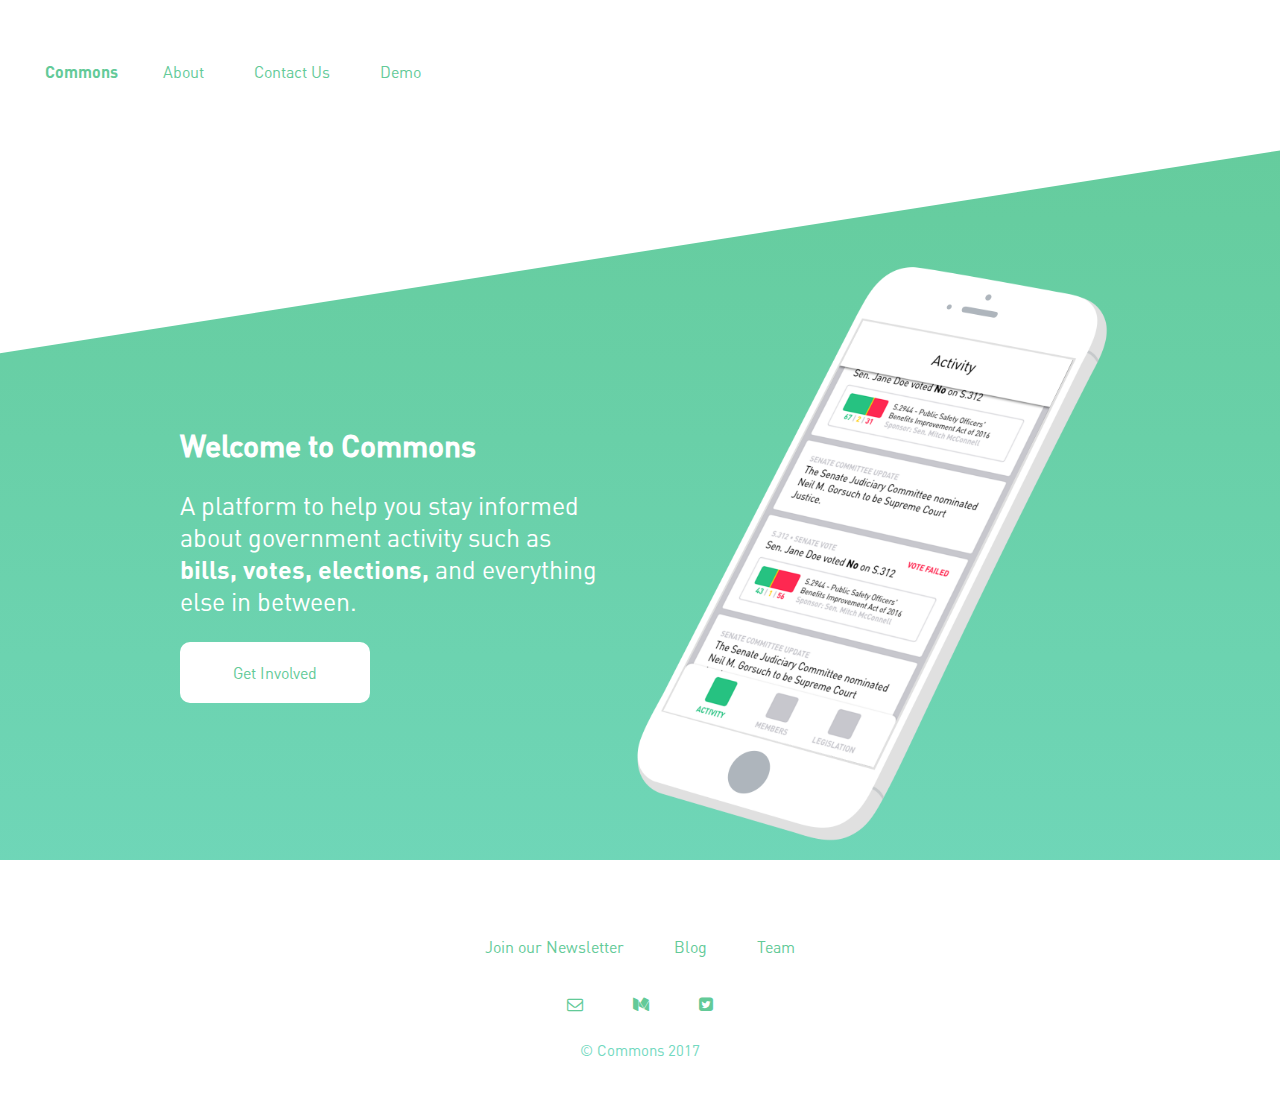
<file: index.html>
<!DOCTYPE html>
<html lang="en">
   <head>
      <meta charset="utf-8">
      <meta http-equiv="X-UA-Compatible" content="IE=edge">
      <meta name="viewport" content="width=device-width, initial-scale=1">
      <link rel="icon" type="image/x-icon" href="assets/favicon.ico">
      <link href='https://fonts.googleapis.com/css?family=NTR' rel='stylesheet' type='text/css'>

      <script src="https://ajax.googleapis.com/ajax/libs/jquery/2.2.0/jquery.min.js"></script>
      <title>Commons</title>
      <link href="css/styles.css" rel="stylesheet">
      <link href="css/mailchimp.css" rel="stylesheet">
      <link rel="stylesheet" href="https://maxcdn.bootstrapcdn.com/font-awesome/4.5.0/css/font-awesome.min.css">
   </head>
   <body>
     <div class='nav'>
        <ul>
          <li><a href="index.html" class="title">Commons</a></li>
          <li><a href="about.html">About</a></li>
          <li><a href="mailchimp.html">Contact Us</a></li>
          <li><a href="demo.html">Demo</a></li>
        </ul>
     </div>
    <div class='aspot'>
      <div class="info">
        <h1>Welcome to Commons</h1>
        <p>A platform to help you stay informed about government activity such as <span>bills, votes, elections,</span> and everything else in between.</p>
        <div class="button"><a href='involved.html'>Get Involved</a></div>
      </div>
      <div class="pic">
        <img class='mock' src="assets/IphoneActivityView.png" alt="iphone mock">
      </div>
    </div>
      <footer class="footer">
        <ul class="footer-content">
          <li><a href="mailchimp.html">Join our Newsletter</a></li>
          <li><a href="">Blog</a></li>
          <li><a href="team.html">Team</a></li>
        </ul>
        <ul class="footer-content">
          <li><a href="mailto:maudrey333@gmail.com?Subject=Commons"><i class="fa fa-envelope-o" aria-hidden="true"></i></a></li>
          <li><a href="https://medium.com/@commons_app"><i class="fa fa-medium" aria-hidden="true"></i></a></li>
          <li><a href="https://twitter.com/commons_app"><i class="fa fa-twitter-square" aria-hidden="true"></i></a></li>
        </ul>
        <p class="copyright">&copy Commons 2017</p>
      </footer>
   </body>
</html>
</file>
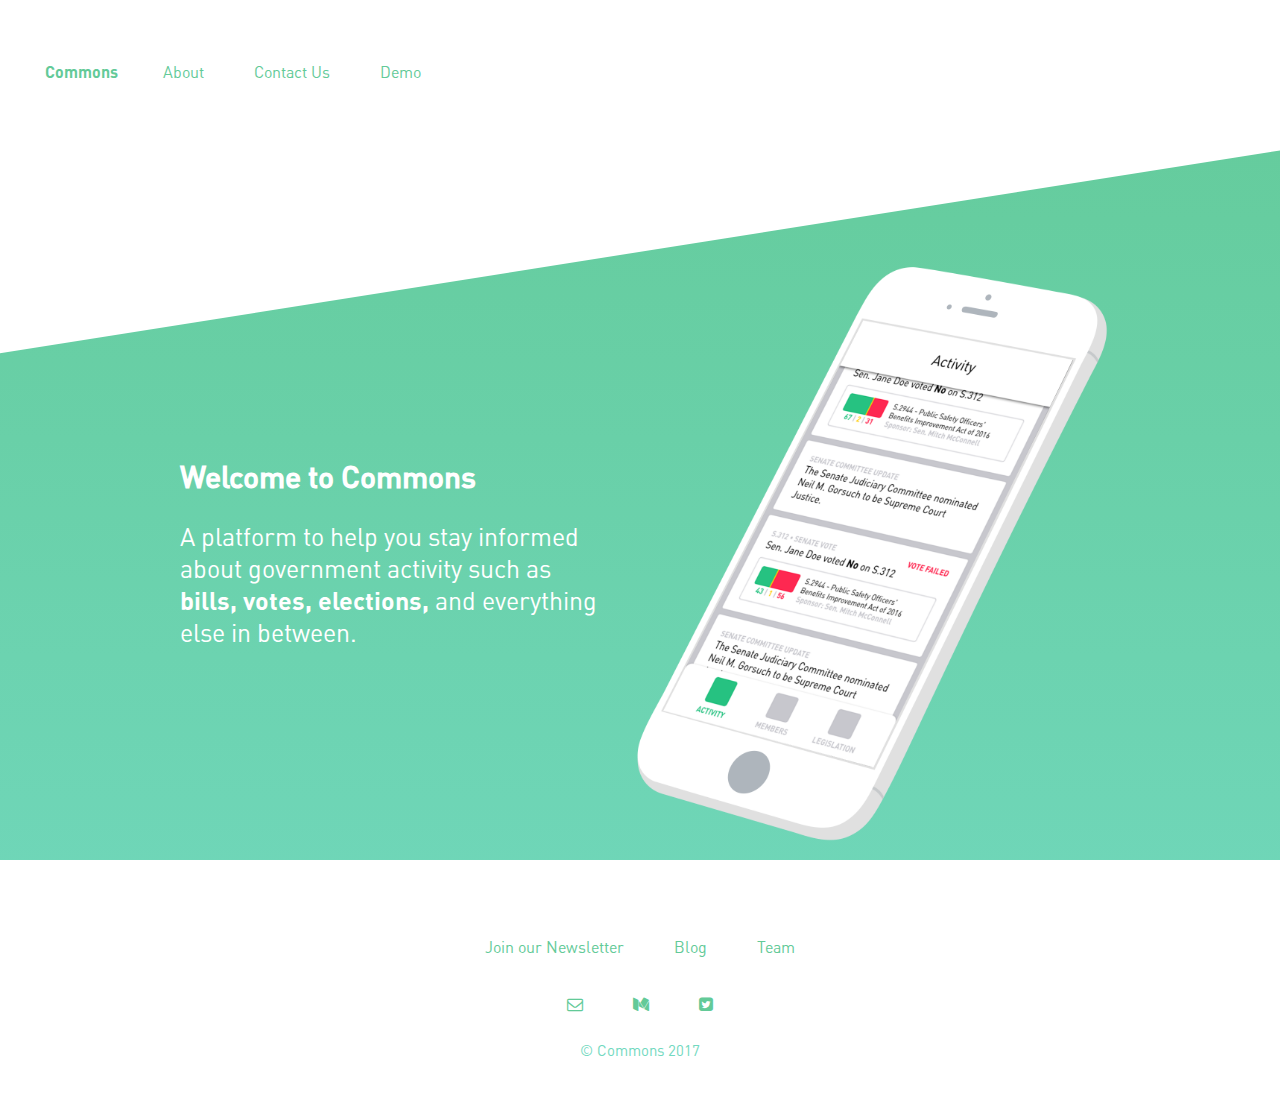
<file: about.html>
<!DOCTYPE html>
<html lang="en">
   <head>
      <meta charset="utf-8">
      <meta http-equiv="X-UA-Compatible" content="IE=edge">
      <meta name="viewport" content="width=device-width, initial-scale=1">
      <link rel="icon" type="image/x-icon" href="assets/favicon.ico">
      <link href='https://fonts.googleapis.com/css?family=NTR' rel='stylesheet' type='text/css'>

      <script src="https://ajax.googleapis.com/ajax/libs/jquery/2.2.0/jquery.min.js"></script>
      <title>Commons</title>
      <link href="css/styles.css" rel="stylesheet">
      <link href="css/mailchimp.css" rel="stylesheet">
      <link rel="stylesheet" href="https://maxcdn.bootstrapcdn.com/font-awesome/4.5.0/css/font-awesome.min.css">
   </head>
   <body>
     <div class='nav'>
       <ul>
         <li><a href="index.html" class="title">Commons</a></li>
         <li><a href="about.html">About</a></li>
         <li><a href="mailchimp.html">Contact Us</a></li>
         <li><a href="demo.html">Demo</a></li>
       </ul>
     </div>
    <div class='aspot'>
      <div class="info">
        <h1>Welcome to Commons</h1>
        <p>A platform to help you stay informed about government activity such as <span>bills, votes, elections,</span> and everything else in between.</p>
      </div>
      <div class="pic">
        <img class='mock' src="assets/IphoneActivityView.png" alt="iphone mock">
      </div>
    </div>
      <footer class="footer">
        <ul class="footer-content">
          <li><a href="mailchimp.html">Join our Newsletter</a></li>
          <li><a href="">Blog</a></li>
          <li><a href="team.html">Team</a></li>
        </ul>
        <ul class="footer-content">
          <li><a href="mailto:maudrey333@gmail.com?Subject=Commons"><i class="fa fa-envelope-o" aria-hidden="true"></i></a></li>
          <li><a href="https://medium.com/@commons_app"><i class="fa fa-medium" aria-hidden="true"></i></a></li>
          <li><a href="https://twitter.com/commons_app"><i class="fa fa-twitter-square" aria-hidden="true"></i></a></li>
        </ul>
        <p class="copyright">&copy Commons 2017</p>
      </footer>
   </body>
</html>
</file>
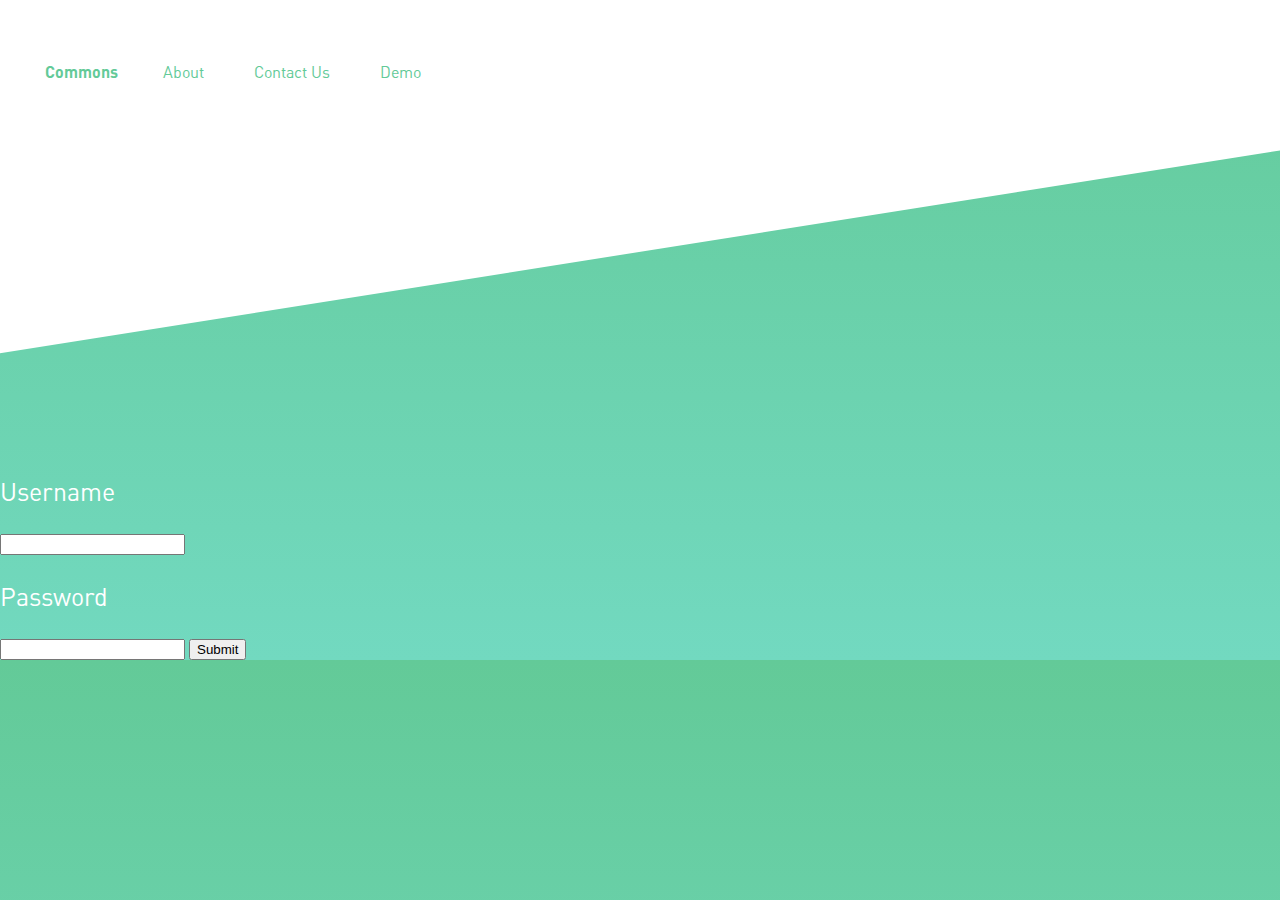
<file: contact.html>
<!DOCTYPE html>
<html lang="en">
   <head>
      <meta charset="utf-8">
      <meta http-equiv="X-UA-Compatible" content="IE=edge">
      <meta name="viewport" content="width=device-width, initial-scale=1">
      <link rel="icon" type="image/x-icon" href="assets/favicon.ico">
      <link href='https://fonts.googleapis.com/css?family=NTR' rel='stylesheet' type='text/css'>

      <script src="https://ajax.googleapis.com/ajax/libs/jquery/2.2.0/jquery.min.js"></script>
      <title>Commons</title>
      <link href="css/styles.css" rel="stylesheet">
      <link rel="stylesheet" href="https://maxcdn.bootstrapcdn.com/font-awesome/4.5.0/css/font-awesome.min.css">
   </head>
   <body>
     <div class='nav'>
       <ul>
         <li><a href="index.html" class="title">Commons</a></li>
         <li><a href="about.html">About</a></li>
         <li><a href="mailchimp.html">Contact Us</a></li>
         <li><a href="demo.html">Demo</a></li>
       </ul>
     </div>
    <div class='sign-in'>
    <form action="/action_page.php">
      <p>Username</p>
      <input class='input' type="text" name="username">
      <p>Password</p>
      <input class='input' type="text" name="password">
      <input class='submit btn' type="submit" value="Submit">
    </form>
    </div>
   </body>
</html>
</file>
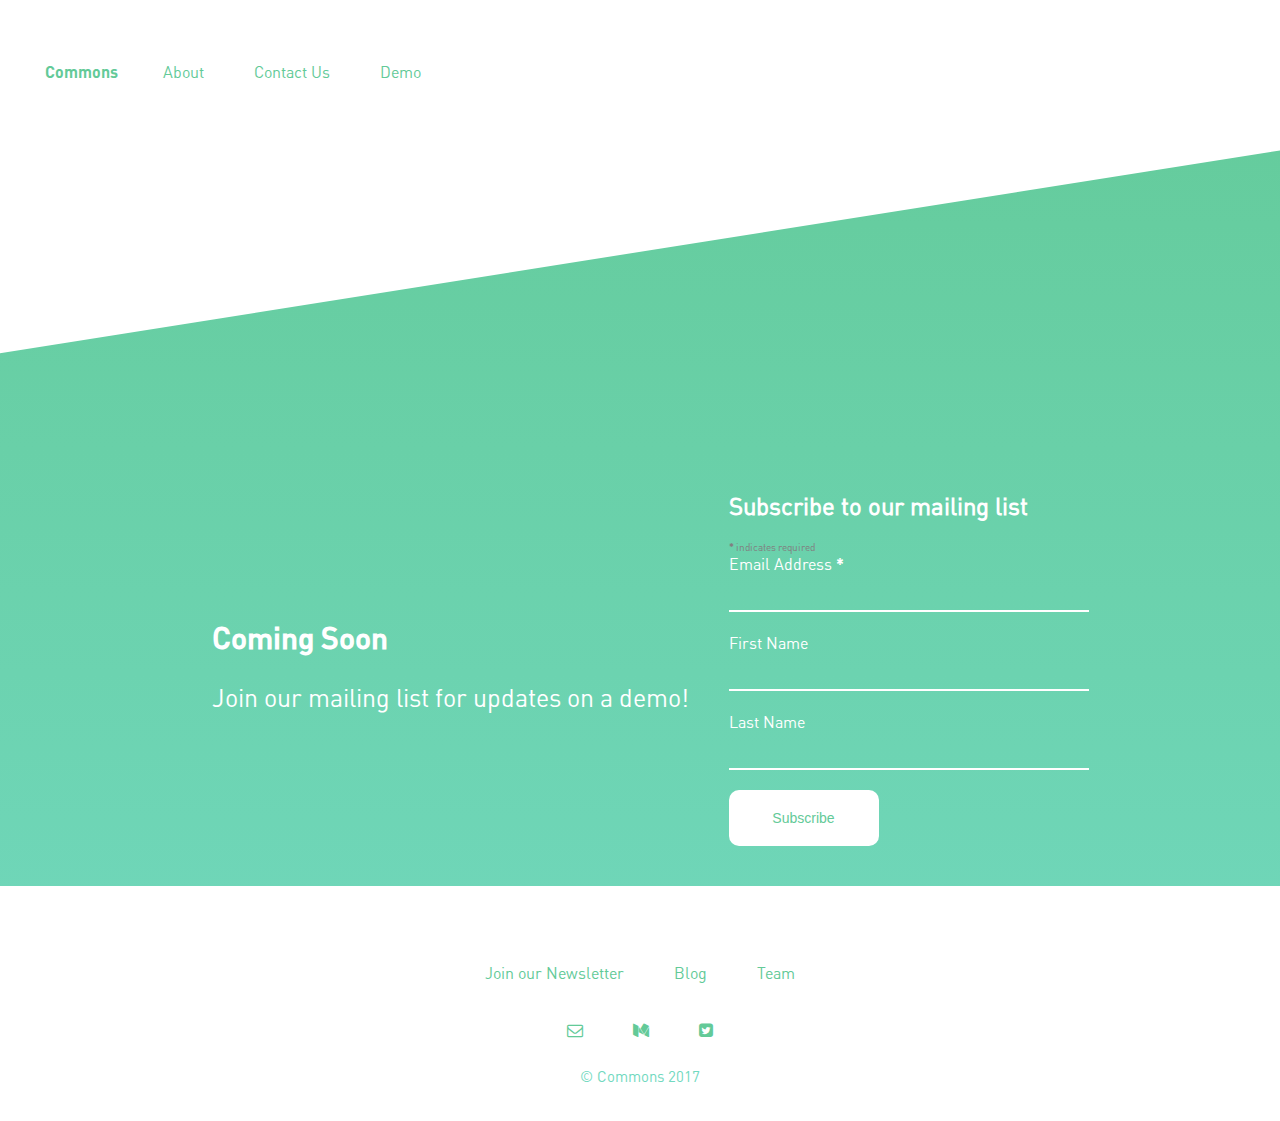
<file: demo.html>
<!DOCTYPE html>
<html lang="en">
   <head>
      <meta charset="utf-8">
      <meta http-equiv="X-UA-Compatible" content="IE=edge">
      <meta name="viewport" content="width=device-width, initial-scale=1">
      <link rel="icon" type="image/x-icon" href="assets/favicon.ico">
      <link href='https://fonts.googleapis.com/css?family=NTR' rel='stylesheet' type='text/css'>

      <script src="https://ajax.googleapis.com/ajax/libs/jquery/2.2.0/jquery.min.js"></script>
      <title>Commons</title>
      <link href="css/styles.css" rel="stylesheet">
      <link href="css/mailchimp.css" rel="stylesheet">
      <link rel="stylesheet" href="https://maxcdn.bootstrapcdn.com/font-awesome/4.5.0/css/font-awesome.min.css">
   </head>
   <body>
     <div class='nav'>
       <ul>
         <li><a href="index.html" class="title">Commons</a></li>
         <li><a href="about.html">About</a></li>
         <li><a href="mailchimp.html">Contact Us</a></li>
         <li><a href="demo.html">Demo</a></li>
       </ul>
     </div>
    <div class='aspot maspot'>
      <div class="info">
        <h1>Coming Soon</h1>
        <p>Join our mailing list for updates on a demo!</p>
      </div>
      <!-- Begin MailChimp Signup Form -->
      <link href="//cdn-images.mailchimp.com/embedcode/classic-10_7.css" rel="stylesheet" type="text/css">
      <div class="info mailchimp demo" id="mc_embed_signup">
      <form action="//commonsapp.us15.list-manage.com/subscribe/post?u=21fc7192513f3e8045e12726c&amp;id=fb4d5c037b" method="post" id="mc-embedded-subscribe-form" name="mc-embedded-subscribe-form" class="validate" target="_blank" novalidate>
          <div id="mc_embed_signup_scroll">
        <h2>Subscribe to our mailing list</h2>
      <div class="indicates-required"><span class="asterisk">*</span> indicates required</div>
      <div class="mc-field-group">
        <label for="mce-EMAIL">Email Address  <span class="asterisk">*</span>
      </label>
        <input type="email" value="" name="EMAIL" class="required email" id="mce-EMAIL">
      </div>
      <div class="mc-field-group">
        <label for="mce-FNAME">First Name </label>
        <input type="text" value="" name="FNAME" class="" id="mce-FNAME">
      </div>
      <div class="mc-field-group">
        <label for="mce-LNAME">Last Name </label>
        <input type="text" value="" name="LNAME" class="" id="mce-LNAME">
      </div>
        <div id="mce-responses" class="clear">
          <div class="response" id="mce-error-response" style="display:none"></div>
          <div class="response" id="mce-success-response" style="display:none"></div>
        </div>    <!-- real people should not fill this in and expect good things - do not remove this or risk form bot signups-->
          <div style="position: absolute; left: -5000px;" aria-hidden="true"><input type="text" name="b_21fc7192513f3e8045e12726c_fb4d5c037b" tabindex="-1" value=""></div>
          <div class="clear"><input type="submit" value="Subscribe" name="subscribe" id="mc-embedded-subscribe" class="button"></div>
          </div>
      </form>
      </div>
      <script type='text/javascript' src='//s3.amazonaws.com/downloads.mailchimp.com/js/mc-validate.js'></script><script type='text/javascript'>(function($) {window.fnames = new Array(); window.ftypes = new Array();fnames[0]='EMAIL';ftypes[0]='email';fnames[1]='FNAME';ftypes[1]='text';fnames[2]='LNAME';ftypes[2]='text';}(jQuery));var $mcj = jQuery.noConflict(true);</script>
      <!--End mc_embed_signup-->

    </div>
      <footer class="footer">
        <ul class="footer-content">
          <li><a href="mailchimp.html">Join our Newsletter</a></li>
          <li><a href="">Blog</a></li>
          <li><a href="team.html">Team</a></li>
        </ul>
        <ul class="footer-content">
          <li><a href="mailto:maudrey333@gmail.com?Subject=Commons"><i class="fa fa-envelope-o" aria-hidden="true"></i></a></li>
          <li><a href="https://medium.com/@commons_app"><i class="fa fa-medium" aria-hidden="true"></i></a></li>
          <li><a href="https://twitter.com/commons_app"><i class="fa fa-twitter-square" aria-hidden="true"></i></a></li>
        </ul>
        <p class="copyright">&copy Commons 2017</p>
      </footer>
   </body>
</html>
</file>
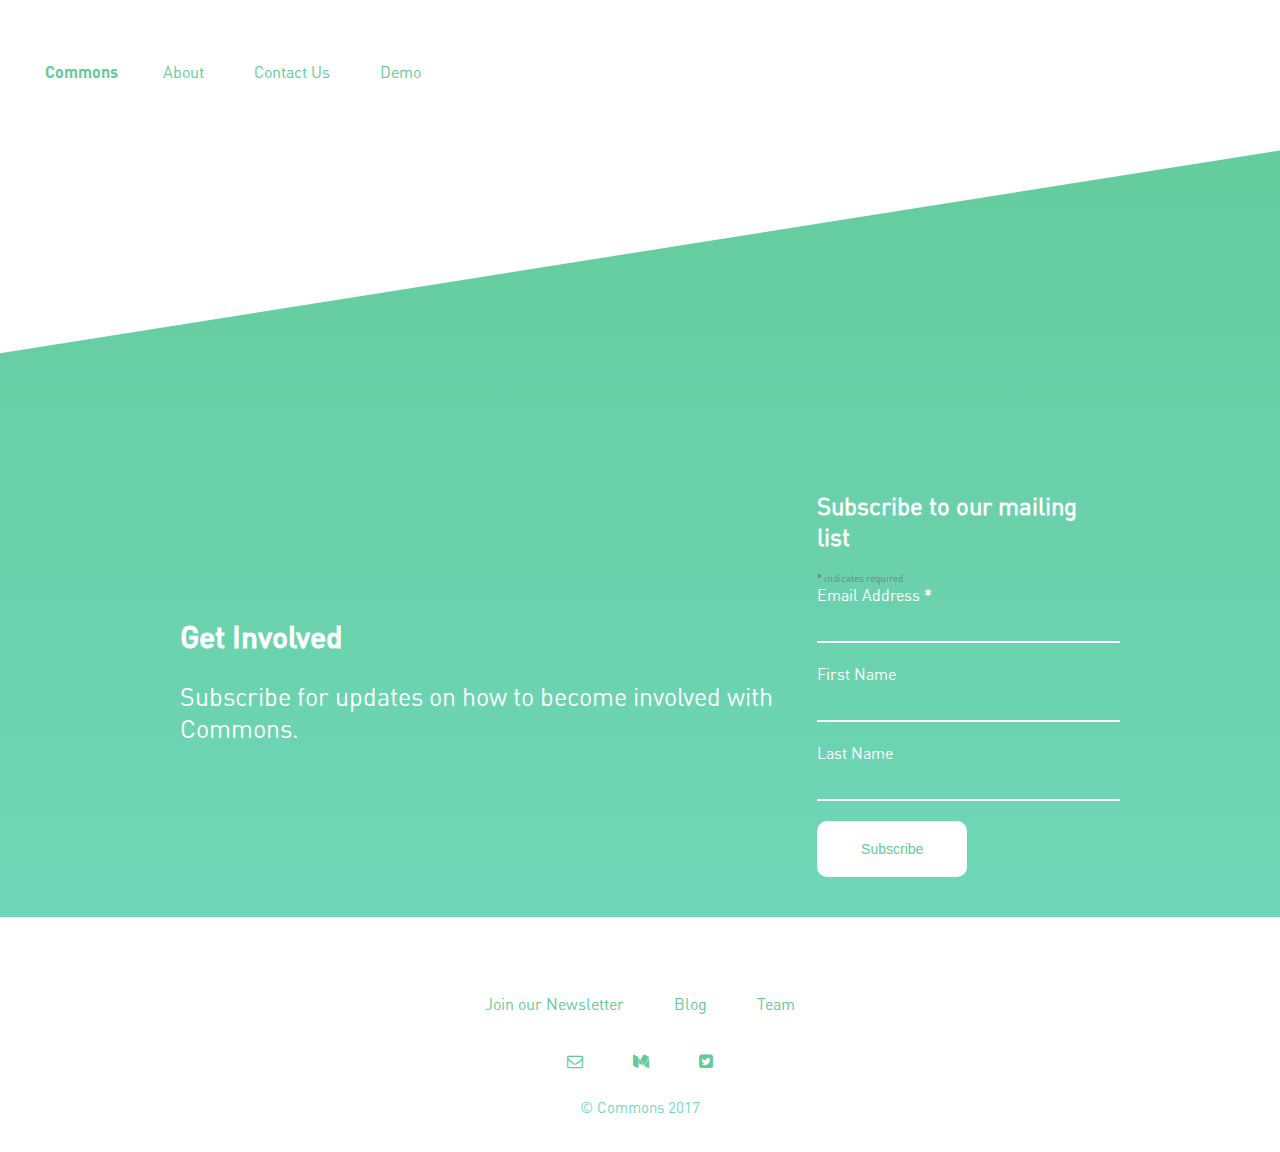
<file: involved.html>
<!DOCTYPE html>
<html lang="en">
   <head>
      <meta charset="utf-8">
      <meta http-equiv="X-UA-Compatible" content="IE=edge">
      <meta name="viewport" content="width=device-width, initial-scale=1">
      <link rel="icon" type="image/x-icon" href="assets/favicon.ico">
      <link href='https://fonts.googleapis.com/css?family=NTR' rel='stylesheet' type='text/css'>

      <script src="https://ajax.googleapis.com/ajax/libs/jquery/2.2.0/jquery.min.js"></script>
      <title>Commons</title>
      <link href="css/styles.css" rel="stylesheet">
      <link href="css/mailchimp.css" rel="stylesheet">
      <link rel="stylesheet" href="https://maxcdn.bootstrapcdn.com/font-awesome/4.5.0/css/font-awesome.min.css">
   </head>
   <body>
     <div class='nav'>
       <ul>
         <li><a href="index.html" class="title">Commons</a></li>
         <li><a href="about.html">About</a></li>
         <li><a href="mailchimp.html">Contact Us</a></li>
         <li><a href="demo.html">Demo</a></li>
       </ul>
     </div>
    <div class='aspot maspot'>
      <div class="info">
        <h1>Get Involved</h1>
        <p>Subscribe for updates on how to become involved with Commons.</p>
      </div>
      <!-- Begin MailChimp Signup Form -->
      <link href="//cdn-images.mailchimp.com/embedcode/classic-10_7.css" rel="stylesheet" type="text/css">
      <div class="info mailchimp demo" id="mc_embed_signup">
      <form action="//commonsapp.us15.list-manage.com/subscribe/post?u=21fc7192513f3e8045e12726c&amp;id=fb4d5c037b" method="post" id="mc-embedded-subscribe-form" name="mc-embedded-subscribe-form" class="validate" target="_blank" novalidate>
          <div id="mc_embed_signup_scroll">
        <h2>Subscribe to our mailing list</h2>
      <div class="indicates-required"><span class="asterisk">*</span> indicates required</div>
      <div class="mc-field-group">
        <label for="mce-EMAIL">Email Address  <span class="asterisk">*</span>
      </label>
        <input type="email" value="" name="EMAIL" class="required email" id="mce-EMAIL">
      </div>
      <div class="mc-field-group">
        <label for="mce-FNAME">First Name </label>
        <input type="text" value="" name="FNAME" class="" id="mce-FNAME">
      </div>
      <div class="mc-field-group">
        <label for="mce-LNAME">Last Name </label>
        <input type="text" value="" name="LNAME" class="" id="mce-LNAME">
      </div>
        <div id="mce-responses" class="clear">
          <div class="response" id="mce-error-response" style="display:none"></div>
          <div class="response" id="mce-success-response" style="display:none"></div>
        </div>    <!-- real people should not fill this in and expect good things - do not remove this or risk form bot signups-->
          <div style="position: absolute; left: -5000px;" aria-hidden="true"><input type="text" name="b_21fc7192513f3e8045e12726c_fb4d5c037b" tabindex="-1" value=""></div>
          <div class="clear"><input type="submit" value="Subscribe" name="subscribe" id="mc-embedded-subscribe" class="button"></div>
          </div>
      </form>
      </div>
      <script type='text/javascript' src='//s3.amazonaws.com/downloads.mailchimp.com/js/mc-validate.js'></script><script type='text/javascript'>(function($) {window.fnames = new Array(); window.ftypes = new Array();fnames[0]='EMAIL';ftypes[0]='email';fnames[1]='FNAME';ftypes[1]='text';fnames[2]='LNAME';ftypes[2]='text';}(jQuery));var $mcj = jQuery.noConflict(true);</script>
      <!--End mc_embed_signup-->

    </div>
      <footer class="footer">
        <ul class="footer-content">
          <li><a href="mailchimp.html">Join our Newsletter</a></li>
          <li><a href="">Blog</a></li>
          <li><a href="team.html">Team</a></li>
        </ul>
        <ul class="footer-content">
          <li><a href="mailto:maudrey333@gmail.com?Subject=Commons"><i class="fa fa-envelope-o" aria-hidden="true"></i></a></li>
          <li><a href="https://medium.com/@commons_app"><i class="fa fa-medium" aria-hidden="true"></i></a></li>
          <li><a href="https://twitter.com/commons_app"><i class="fa fa-twitter-square" aria-hidden="true"></i></a></li>
        </ul>
        <p class="copyright">&copy Commons 2017</p>
      </footer>
   </body>
</html>
</file>
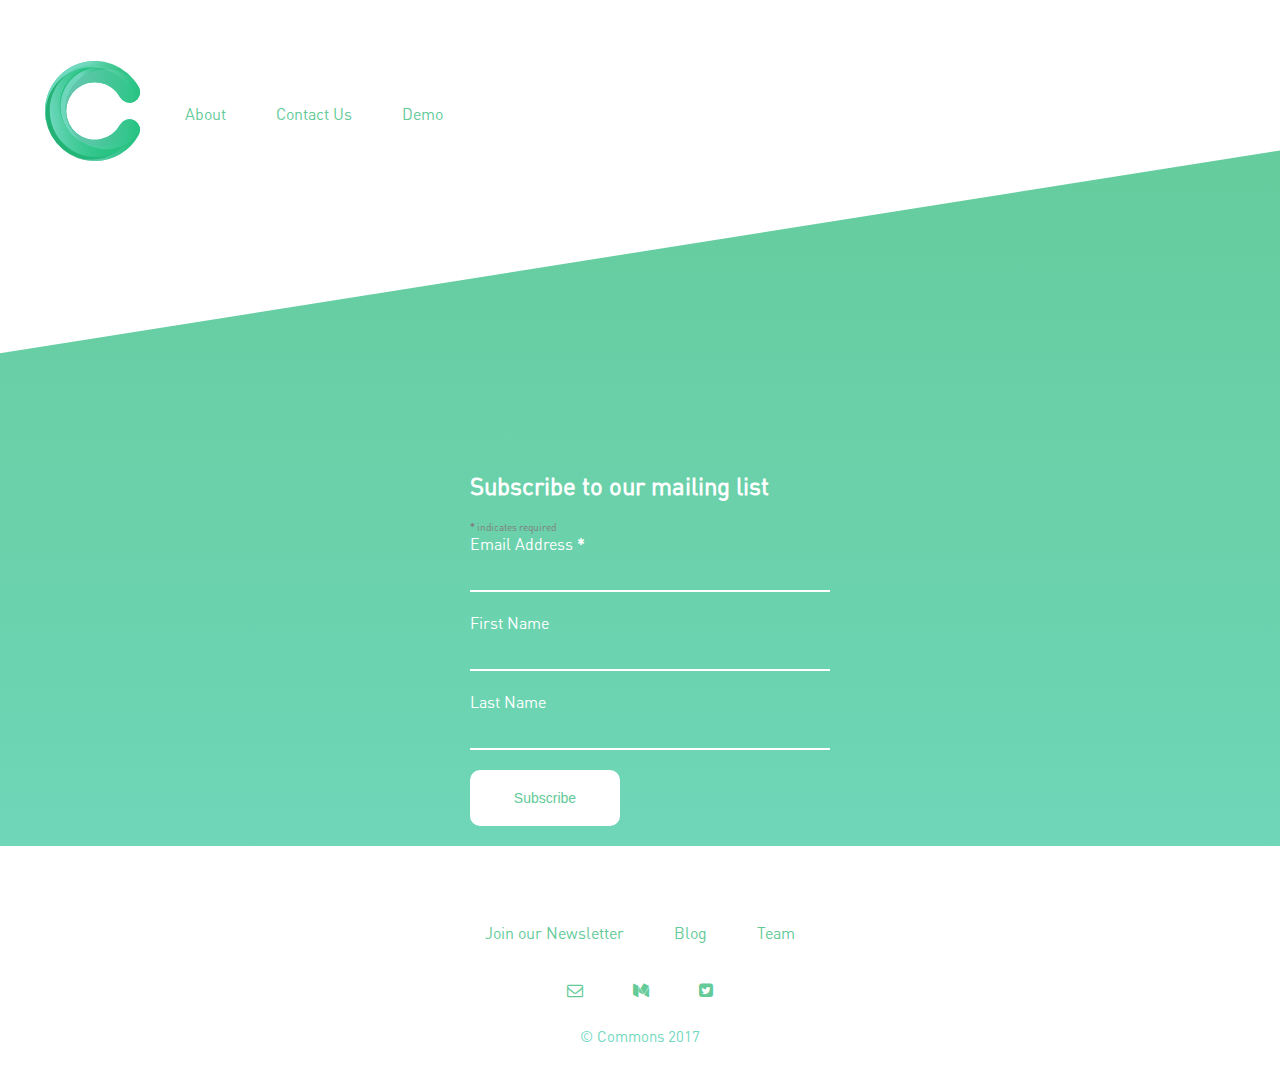
<file: mailchimp.html>
<!DOCTYPE html>
<html lang="en">
   <head>
      <meta charset="utf-8">
      <meta http-equiv="X-UA-Compatible" content="IE=edge">
      <meta name="viewport" content="width=device-width, initial-scale=1">
      <link rel="icon" type="image/x-icon" href="assets/favicon.ico">
      <link href='https://fonts.googleapis.com/css?family=NTR' rel='stylesheet' type='text/css'>

      <script src="https://ajax.googleapis.com/ajax/libs/jquery/2.2.0/jquery.min.js"></script>
      <title>Commons</title>
      <link href="css/styles.css" rel="stylesheet">
      <link href="css/mailchimp.css" rel="stylesheet">
      <link rel="stylesheet" href="https://maxcdn.bootstrapcdn.com/font-awesome/4.5.0/css/font-awesome.min.css">
   </head>
   <body>
     <div class='nav'>
        <ul>
          <li><a href="index.html"><img src='assets/C.svg' class='logo' alt='tardy'></a></li>
          <li><a href="about.html">About</a></li>
          <li><a href="mailchimp.html">Contact Us</a></li>
          <li><a href="demo.html">Demo</a></li>
        </ul>
     </div>
    <div class='aspot maspot'>
      <!-- Begin MailChimp Signup Form -->
      <div id="mc_embed_signup">
      <form action="//commonsapp.us15.list-manage.com/subscribe/post?u=21fc7192513f3e8045e12726c&amp;id=fb4d5c037b" method="post" id="mc-embedded-subscribe-form" name="mc-embedded-subscribe-form" class="validate" target="_blank" novalidate>
          <div id="mc_embed_signup_scroll">
      	<h2>Subscribe to our mailing list</h2>
      <div class="indicates-required"><span class="asterisk">*</span> indicates required</div>
      <div class="mc-field-group">
      	<label for="mce-EMAIL">Email Address  <span class="asterisk">*</span>
      </label>
      	<input type="email" value="" name="EMAIL" class="required email" id="mce-EMAIL">
      </div>
      <div class="mc-field-group">
      	<label for="mce-FNAME">First Name </label>
      	<input type="text" value="" name="FNAME" class="" id="mce-FNAME">
      </div>
      <div class="mc-field-group">
      	<label for="mce-LNAME">Last Name </label>
      	<input type="text" value="" name="LNAME" class="" id="mce-LNAME">
      </div>
      	<div id="mce-responses" class="clear">
      		<div class="response" id="mce-error-response" style="display:none"></div>
      		<div class="response" id="mce-success-response" style="display:none"></div>
      	</div>    <!-- real people should not fill this in and expect good things - do not remove this or risk form bot signups-->
          <div style="position: absolute; left: -5000px;" aria-hidden="true"><input type="text" name="b_21fc7192513f3e8045e12726c_fb4d5c037b" tabindex="-1" value=""></div>
          <div class="clear"><input type="submit" value="Subscribe" name="subscribe" id="mc-embedded-subscribe" class="button"></div>
          </div>
      </form>
      </div>

      <!--End mc_embed_signup-->
    </div>
      <footer class="footer">
        <ul class="footer-content">
          <li><a href="mailchimp.html">Join our Newsletter</a></li>
          <li><a href="">Blog</a></li>
          <li><a href="team.html">Team</a></li>
        </ul>
        <ul class="footer-content">
          <li><a href="mailto:maudrey333@gmail.com?Subject=Commons"><i class="fa fa-envelope-o" aria-hidden="true"></i></a></li>
          <li><a href="https://medium.com/@commons_app"><i class="fa fa-medium" aria-hidden="true"></i></a></li>
          <li><a href="https://twitter.com/commons_app"><i class="fa fa-twitter-square" aria-hidden="true"></i></a></li>
        </ul>
        <p class="copyright">&copy Commons 2017</p>
      </footer>
   </body>
</html>
</file>
<file: css/styles.css>
body {
  font-family: 'DINPro', sans-serif;
  margin: 0;
  color: white;
  height: auto;
  background: #63CA98; /* For browsers that do not support gradients */
    background: -webkit-linear-gradient(#63CA98, #72D9C0); /* For Safari 5.1 to 6.0 */
    background: -o-linear-gradient(#63CA98, #72D9C0); /* For Opera 11.1 to 12.0 */
    background: -moz-linear-gradient(#63CA98, #72D9C0); /* For Firefox 3.6 to 15 */
    background: linear-gradient(#63CA98, #72D9C0); /* Standard syntax */
}
h1 {
  font-size: 30px;
  font-family: 'DINPro Medium', sans-serif;
}
p {
  font-size: 25px;
}
span {
  font-family: "DINPro Bold", sans-serif;
}
.nav {
  padding: 25px;
  min-height: 260px;
  background-image: url("../assets/nav.svg");
  background-repeat: no-repeat;
  background-position: right top;
  color: #63CA98;
}
.logo {
  padding: 0;
  height: 100px;
  display: inline;
}
ul {
  padding: 0;
  display: flex;
  justify-content: flex-start;
  flex-wrap: nowrap;
  align-items: center;
}
li:first-child {
  padding: 20px;
}
li {
  list-style-type: none;
  display: inline;
  padding: 10px 25px;
}
a {
  text-decoration: none;
  color: inherit;
}
li:hover {
  text-decoration: none;
  border-bottom: 2px solid #63CA98;
}
li:first-child {
  border: none;
}
.aspot {
  display: flex;
  justify-content: flex-center;
  flex-wrap: nowrap;
  align-items: center;
  margin: 0 auto;
  padding: 25px;
}
.info {
  margin-top: -150px;
  padding: 20px;
  text-align: left;

}

.mock {
  max-width: 300px;
}
.footer {
  background: white;
  color: #63CA98;
  padding: 50px 0 20px 0;
  text-align: center;
}
.footer-content {
  text-align: center;
  display: flex;
  justify-content: center;
  flex-wrap: nowrap;
  align-items: center;
}
.footer-content li:hover {
  text-align: center;
  border: none;
}
.footer-content a:hover {
  text-align: center;
  border-bottom: 2px solid #63CA98;
}


.footer-content li:first-child {
  padding: 10px 25px;
}
i {
  color: #63CA98;
}
.copyright {
  color: #72D9C0;
  font-size: 15px;
}
.title {
  font-family: 'DINPro Bold', sans-serif;
}
@media (min-width: 500px) {
  .nav {
    height: 300px;
  }
}
@media (min-width: 700px) {
  .nav {
    height: 300px;
  }
  .info {
    margin: 0;
  }
}
@media (min-width: 1000px) {
  .mock {
    max-width: 500px;
  }
  .aspot {
    margin-top: -150px;
  }
}
@media (min-width: 1200px) {
  .nav {
    height: 400px
  }
  .aspot {
    margin-top: -200px;
    padding: 0 160px;
  }

}
@media (max-width: 500px) {
  .aspot {
    display: block;
  }
  .logo {
    height: 50px;
  }
  li {
    padding: 10px;
  }
}
@media (max-width: 400px) {
  .info p {
    font-size: 20px;
  }
}
@media (max-width: 350px) {
  .nav a {
    font-size: 15px;
  }
  .nav li:first-child {
    padding: 0;
  }
  .mock {
    max-width: 200px;
  }
}

@font-face {
	font-family: 'DINPro Light';
	src:
		local('DINPro Light'),
		local('DINPro-Light'),
		url('../fonts/DINPro-Light.otf')
		format('opentype');
  font-weight: lighter;
}

@font-face {
	font-family: 'DINPro';
	src:
		local('DINPro'),
		local('DINPro'),
		url('../fonts/DINPro-Regular.otf')
		format('opentype');
}

@font-face {
	font-family: 'DINPro Medium';
	src:
		local('DINPro Medium'),
		local('DINPro-Medium'),
		url('../fonts/DINPro-Medium.otf')
		format('opentype');
  font-weight: 400;
}
/*bold version*/
@font-face {
	font-family: 'DINPro Bold';
	src:
		local('DINPro Bold'),
		local('DINPro-Bold'),
		url('../fonts/DINPro-Bold.otf')
		format('opentype');
	font-weight: bold;
}
</file>
<file: css/mailchimp.css>
#mc_embed_signup, .mc_embed_signup {
  text-align: left;
}
.maspot {
  display: flex;
  justify-content: center;
  flex-wrap: nowrap;
  align-items: center;
  margin: 0;
}
label {
  padding: 20px 20px 0px 0;
}
input {
  padding: 20px 20px 0px 0;
  background: none;
  border: none;
  border-bottom: 2px solid white;
  width: 100%;
  margin-bottom: 20px;
  font-size: 14px;
  color: white;

}
.indicates-required {
  font-size: 10px;
  color: gray;
}
#mc_embed_signup input {
  border: none;
  border-bottom: 2px solid white;
}
#mc_embed_signup .button {
  height: auto;
  background: white;
  color: #63CA98;
  border: none;
  border-radius: 10px;
  padding: 20px;
}

@media (max-width: 600px) {
  .maspot {
    display: block;
    height: 600px;
  }
  .demo {
    margin-top: 0px;
  }
}
.button {
  height: auto;
  background: white;
  color: #63CA98;
  border: none;
  border-radius: 10px;
  padding: 20px;
  width: 150px;
  text-align: center;
}
</file>
